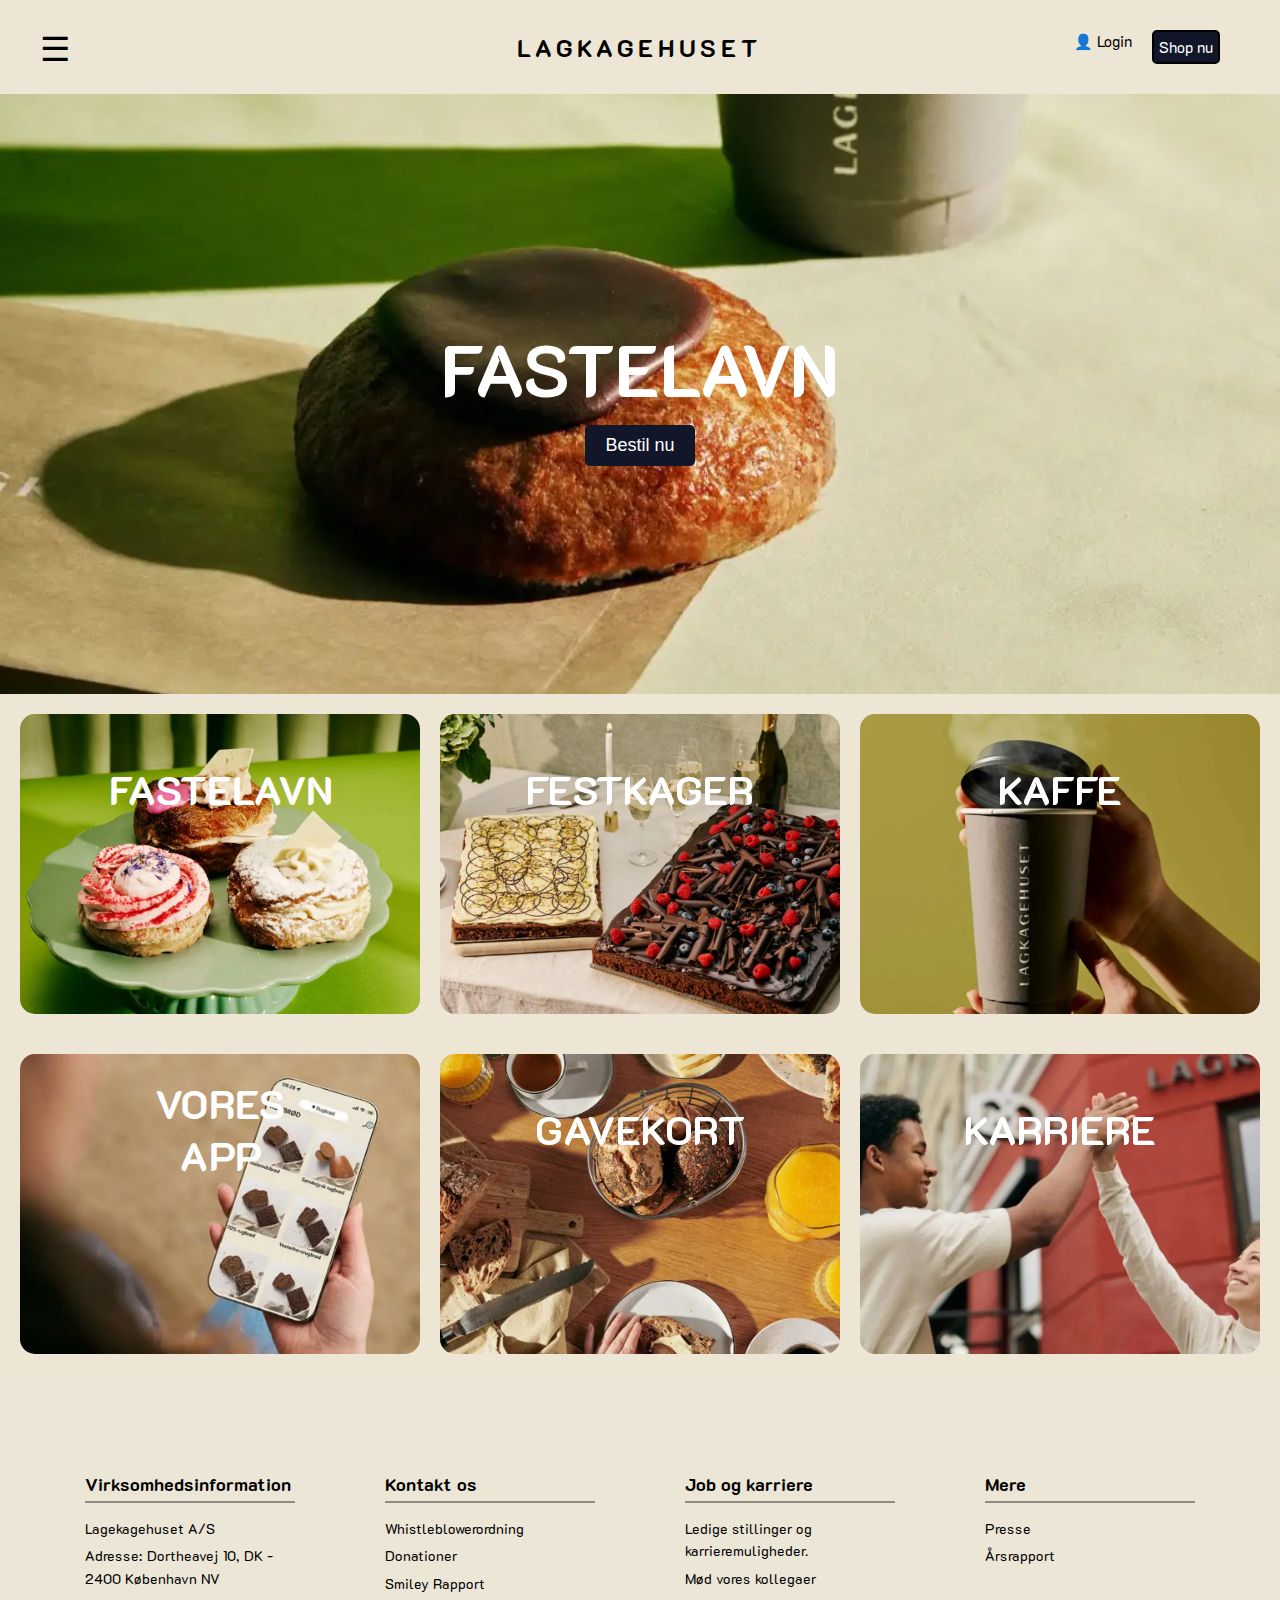
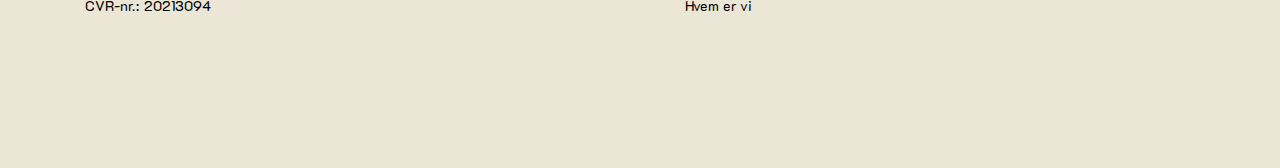
<file: index.html>
<html>

<head>
    <meta charset="UTF-8" />
    <meta name="viewport" content="width=device-width, initial-scale=1.0">
    <title>Lagkagehuset</title>
    <link rel="stylesheet" href="CSS/main.css">
    <script src="JS/script.js"></script>
    <script src="JS/document.js"></script>
    <script src="JS/slideshow.js" defer></script>
    <script src="JS/menu.js"></script>
</head>


<body>
    <button id="backToTop">⬆</button>
    <nav class="navbar">
        <div class="burger-menu">☰</div>
        <div class="text-menu">
            <!-- <a href="#">Hjem</a>
            <a href="#">Om os</a>
            <a href="#">Services</a>
            <a href="#">Kontakt</a> -->
        </div>
        <!-- <div class="burger-tekst"></div> -->


        <div class="logo">LAGKAGEHUSET</div>


        <ul class="nav-links">
            <li><a href="#">👤 Login</a></li>
            <li><a href="#" class="btn">Shop nu</a></li>
            <li><button id="dark-mode-toggle">☾</button></li>
        </ul>
    </nav>

    <div class="burger-menu-items">
        <a href="#">FIND BUTIK</a>
        <a href="#">PRODUKTER</a>
        <a href="#">APP</a>
        <a href="#">ERHVERVSKUNDER</a>
        <a href="#">FESTKAGER</a>
        <a href="#">KONTAKT</a>
    </div>

    <!-- Stort billede -->
    <!--
    <div class="hero-image">
        <img src="Images/bager.jpg" alt="Stort Billede">
    </div> 
    -->



    <!--slideshow-->
    <div class="slideshow-container">
        <div class="slidesImg fade">
            <img src="Images/slide1.png" alt="FASTELAVN">
            <div class="text-container">
                <div class="text">FASTELAVN</div>
                <button class="order-btn">Bestil nu</button>
            </div>
        </div>
        <div class="slidesImg fade">
            <img src="Images/slide2.png" alt="FASTELAVN">
            <div class="text-container">
                <div class="text">FASTELAVN</div>
                <button class="order-btn">Bestil nu</button>
            </div>
        </div>
        <div class="slidesImg fade">
            <img src="Images/slide3.png" alt="VARME DRIKKE">
            <div class="text-container">
                <div class="text">VARME DRIKKE</div>
                <button class="order-btn">Bestil nu</button>
            </div>
        </div>
        <div class="slidesImg fade">
            <img src="Images/slide4.png" alt="SANDWICHES">
            <div class="text-container">
                <div class="text">SANDWICHES</div>
                <button class="order-btn">Bestil nu</button>
            </div>
        </div>
    </div>


    <!-- Kolonne med 3 billeder -->
    <div class="image-column">
        <div class="image-container">
            <img src="Images/fastelavnsboller.png" alt="billede af fastelavnboller">
            <div class="image-title">FASTELAVN</div>
        </div>
        <div class="image-container">
            <img src="Images/festkager.png" alt="billede af festkager">
            <div class="image-title">FESTKAGER</div>
        </div>
        <div class="image-container">
            <img src="Images/kaffe.png" alt="billede af kaffe">
            <div class="image-title">KAFFE</div>
        </div>
    </div>


    <div class="image-column2">
        <div class="image-container">
            <img src="Images/vores app.png" alt="billede af lagkagehusets app">
            <div class="image-title">VORES APP</div>
        </div>
        <div class="image-container">
            <img src="Images/gavekort.png" alt="billede af morgenbrød">
            <div class="image-title">GAVEKORT</div>
        </div>
        <div class="image-container">
            <img src="Images/karriere.png" alt="billede af to unge medarbejdere der giver hinanden en high five">
            <div class="image-title">KARRIERE</div>
        </div>
    </div>


    <footer class="footer">
        <div class="footer-container">
            <!-- Virksomhedsinformation -->
            <div class="footer-section">
                <h3>Virksomhedsinformation</h3>
                <p>Lagekagehuset A/S</p>
                <p>Adresse: Dortheavej 10, DK - 2400 København NV</p>
                <p>CVR-nr.: 20213094</p>
            </div>

            <!-- Kontakt os -->
            <div class="footer-section">
                <h3>Kontakt os</h3>
                <p>Whistleblowerordning</p>
                <p>Donationer</p>
                <p>Smiley Rapport</p>
            </div>

            <!-- Job og karriere -->
            <div class="footer-section">
                <h3>Job og karriere</h3>
                <p>Ledige stillinger og karrieremuligheder.</p>
                <p>Mød vores kollegaer</p>
                <p>Hvem er vi</p>
            </div>

            <!-- Mere -->
            <div class="footer-section">
                <h3>Mere</h3>
                <p>Presse</p>
                <p>Årsrapport</p>
            </div>
        </div>
    </footer>


</body>


</html>
</file>
<file: CSS/main.css>
@import url('https://fonts.googleapis.com/css2?family=K2D:ital,wght@0,100;0,200;0,300;0,400;0,500;0,600;0,700;0,800;1,100;1,200;1,300;1,400;1,500;1,600;1,700;1,800&display=swap');


body {
    background-color: #ede6d5;
    margin: 0;
}


/* Navigation bar */
.navbar {
    display: flex;
    justify-content: space-between;
    align-items: center;
    background-color: #ede6d5;
    padding: 10px 20px;
    color: rgb(0, 0, 0);
    position: relative;
    margin: 20px;


}


/* Burger menu til venstre */
.burger-menu {
    font-size: 24px;
    cursor: pointer;
    order: 1;
    /* Placerer burger-menuen først */
}

/*burger menu*/
.burger-menu-items {
    display: none;
    position: absolute;
    top: 60px;
    left: 10px;
    background: #ede6d5;
    border-radius: 8px;
    box-shadow: 0 4px 8px rgba(0, 0, 0, 0.2);
    width: 200px;
    flex-direction: column;
    z-index: 1000;
    opacity: 85%;
}

.burger-menu-items.active {
    display: flex;
}

.burger-menu-items a {
    padding: 10px;
    display: block;
    color: #000;
    text-decoration: none;
    font-family: 'K2D', sans-serif;
    transition: background 0.3s;
}

.burger-menu-items a:hover {
    background: #d6c7b5;
}

.burger-menu.active+.burger-menu-items {
    display: flex;
}

/* Titel i midten */
.logo {
    font-size: 24px;
    font-weight: bold;
    position: absolute;
    left: 50%;
    transform: translateX(-50%);
    order: 2;
}


/* Navigation bar */
.navbar {
    display: flex;
    justify-content: space-between;
    align-items: center;
    background-color: #ede6d5;
    padding: 10px 20px;
    color: rgb(0, 0, 0);
}


.burger-container {
    display: flex;
    align-items: center;
    order: 1;
}


.burger-menu {
    font-size: 34px;
    cursor: pointer;
    position: absolute;
    margin-right: 10px;
    font-family: 'K2D';
}


.text-menu {
    display: flex;
    gap: 20px;
    margin-left: 50px;
}


.text-menu a {
    text-decoration: none;
    color: #000000;
    font-size: 10 px;
    font-family: 'K2D';
}




.logo {
    font-size: 24px;
    font-weight: bold;
    order: 2;
    flex-grow: 1;
    text-align: center;
    font-family: 'K2D';
    letter-spacing: 5px;


}


.nav-links {
    list-style: none;
    display: flex;
    margin: 0;
    padding: 0;
    order: 3;
}


.nav-links li {
    margin-left: 20px;
}


.nav-links a {
    color: rgb(0, 0, 0);
    text-decoration: none;
    font-size: 15px;
    font-family: 'K2D';
}


.btn {
    display: inline-block;
    padding: 5px 5px;
    background-color: #111729;
    color: #ffffff !important;
    text-decoration: none;
    border-radius: 5px;
    font-family: 'K2D';
    border: 2px solid #000000;
    transition: background-color 0.3s ease, color 0.3s ease;
}


.btn:hover {
    background-color: #ece6d7;
    color: #000000 !important;
}




/* Stort billede*/
/*
.hero-image img {
    width: 100%;
    height: auto;
    display: block;
} */



/*slideshow Anna*/

body {
    margin: 0;
    font-family: 'K2D', sans-serif;
    background-color: #ede6d5;
}

.slideshow-container {
    position: relative;
    width: 100%;
    height: 600px;
    margin: auto;
    overflow: hidden;
}

.slidesImg {
    display: none;
    position: absolute;
    width: 100%;
    height: 100%;
}

.slidesImg img {
    width: 100%;
    height: 100%;
    object-fit: cover;
}

.text-container {
    position: absolute;
    top: 50%;
    left: 50%;
    transform: translate(-50%, -50%);
    text-align: center;
}

.text {
    color: white;
    font-size: 72px;
    font-weight: bold;
}

.order-btn {
    margin-top: 10px;
    padding: 10px 20px;
    font-size: 18px;
    background-color: #111729;
    color: white;
    border: none;
    cursor: pointer;
    border-radius: 5px;
}

.order-btn:hover {
    background-color: #333;
}

.fade {
    animation: fade 3s;
}

@keyframes fade {
    from {
        opacity: 0.8;
    }

    to {
        opacity: 1;
    }
}


/*responsive*/
/*
@media only screen and (max-width:300px){
    .prev, .next, .text{
        font-size: 11px;
    }
    .dot{
        height: 10px;
        width: 10px;
    }
}

@media only screen and (max-width:500px){
    .prev, .next, .text{
        font-size: 14px;
    }
}
*/


/* Kolonne med 3 billeder */
.image-column,
.image-column2 {
    display: flex;
    flex-direction: row;
    justify-content: space-between;
    align-items: center;
    padding: 20px;
    gap: 20px;
    overflow: hidden;
}

.image-container {
    position: relative;
    flex: 1;
    max-width: 33%;
    /* Giver containerne en specifik størrelse */
}

.image-container img {
    width: 100%;
    /* Sørger for, at billederne fylder containeren */
    height: 300px;
    /* Øger billedhøjden */
    object-fit: cover;
    /* Sørger for at billederne bevarer deres proportioner */
    border-radius: 15px;
}



.image-title {
    position: absolute;
    top: 25%;
    /* Centrerer vertikalt */
    left: 50%;
    /* Centrerer horisontalt */
    transform: translate(-50%, -50%);
    /* Justerer for at centrere korrekt */
    /* background-color: #ebe6d8b3;  */
    color: #ffffff;
    padding: 5px 10px;
    border-radius: 5px;
    font-size: 40px;
    font-family: 'K2D';
    font-weight: bold;
    text-align: center;
    /* Sikrer, at teksten er centreret inden i boxen */
}




/* Grundlæggende styling til footer */
.footer {
    background-color: #ece6d7;
    /* Mørk baggrund */
    color: #000000;
    /* Hvid tekst */
    padding: 40px 20px;
    font-family: 'K2D';
}


.footer-container {
    display: flex;
    justify-content: space-between;
    max-width: 1200px;
    margin: 0 auto;
    padding-top: 10px;
    padding-bottom: 75px;
}


.footer-section {
    flex: 1;
    margin: 0 15px;
    padding: 30px;
}


.footer-section h3 {
    font-size: 18px;
    margin-bottom: 15px;
    border-bottom: 2px solid #00000062;
    /* Understreget overskrift */
    padding-bottom: 5px;
}


.footer-section p {
    font-size: 14px;
    line-height: 1.6;
    margin: 5px 0;
}




/* Responsivt design */
@media (max-width: 768px) {
    .nav-links {
        display: none;
        /* Skjuler links på mindre skærme */
    }


    .burger-menu {
        display: block;
        /* Viser burger-menuen på mindre skærme */
    }

    .footer-container {
        flex-direction: column;
    }


    .footer-section {
        margin-bottom: 20px;
    }


}

/*Pernilles JavaScript*/
body.dark-mode {
    background-color: #1a1a1a;
    color: #ece6d7;
}


body.dark-mode .navbar {
    background-color: #1a1a1a;
    color: #ece6d7;
}


body.dark-mode .text-menu a {
    color: #ece6d7;
}


body.dark-mode .nav-links a {
    color: #ece6d7;
}


body.dark-mode .btn {
    background-color: #ece6d7;
    color: #000000 !important;
    border-color: #ece6d7;
    padding: 5px 5px;
    font-family: 'K2D';
}


body.dark-mode .btn:hover {
    background-color: #555;
    color: #ece6d7 !important;
}


body.dark-mode .footer {
    background-color: #1a1a1a;
    color: #ece6d7;
}


body.dark-mode .footer-section h3 {
    border-bottom-color: #ece6d762;
}


#dark-mode-toggle {
    background: none;
    border: 2px;
    font-size: 24px;
    cursor: pointer;
    padding: 6px 5px;
    transition: transform 0.3s ease;
    position: absolute;
    right: 1350px;
}


#dark-mode-toggle:hover {
    transform: scale(1.2);
}

/* scroll up knap css */
#backToTop {
    display: none;
    /* Hidden by default */
    position: fixed;
    bottom: 30px;
    left: 50%;
    transform: translateX(-50%);
    background-color: #ece6d7;
    color: #000000;
    border: none;
    width: 60px;
    height: 60px;
    border-radius: 50%;
    cursor: pointer;
    font-size: 28px;
    box-shadow: 0 6px 12px rgba(0, 0, 0, 0.3);
    /* Stronger shadow */
    transition: background-color 0.3s, transform 0.3s, box-shadow 0.3s;
    display: flex;
    align-items: center;
    justify-content: center;
}

#backToTop:hover {
    background-color: #121728;
    color: #ece6d7;
    transform: translateX(-50%) scale(1.2);
    box-shadow: 0 8px 16px rgba(0, 0, 0, 0.4);
    /* Even stronger shadow on hover */
}
</file>
